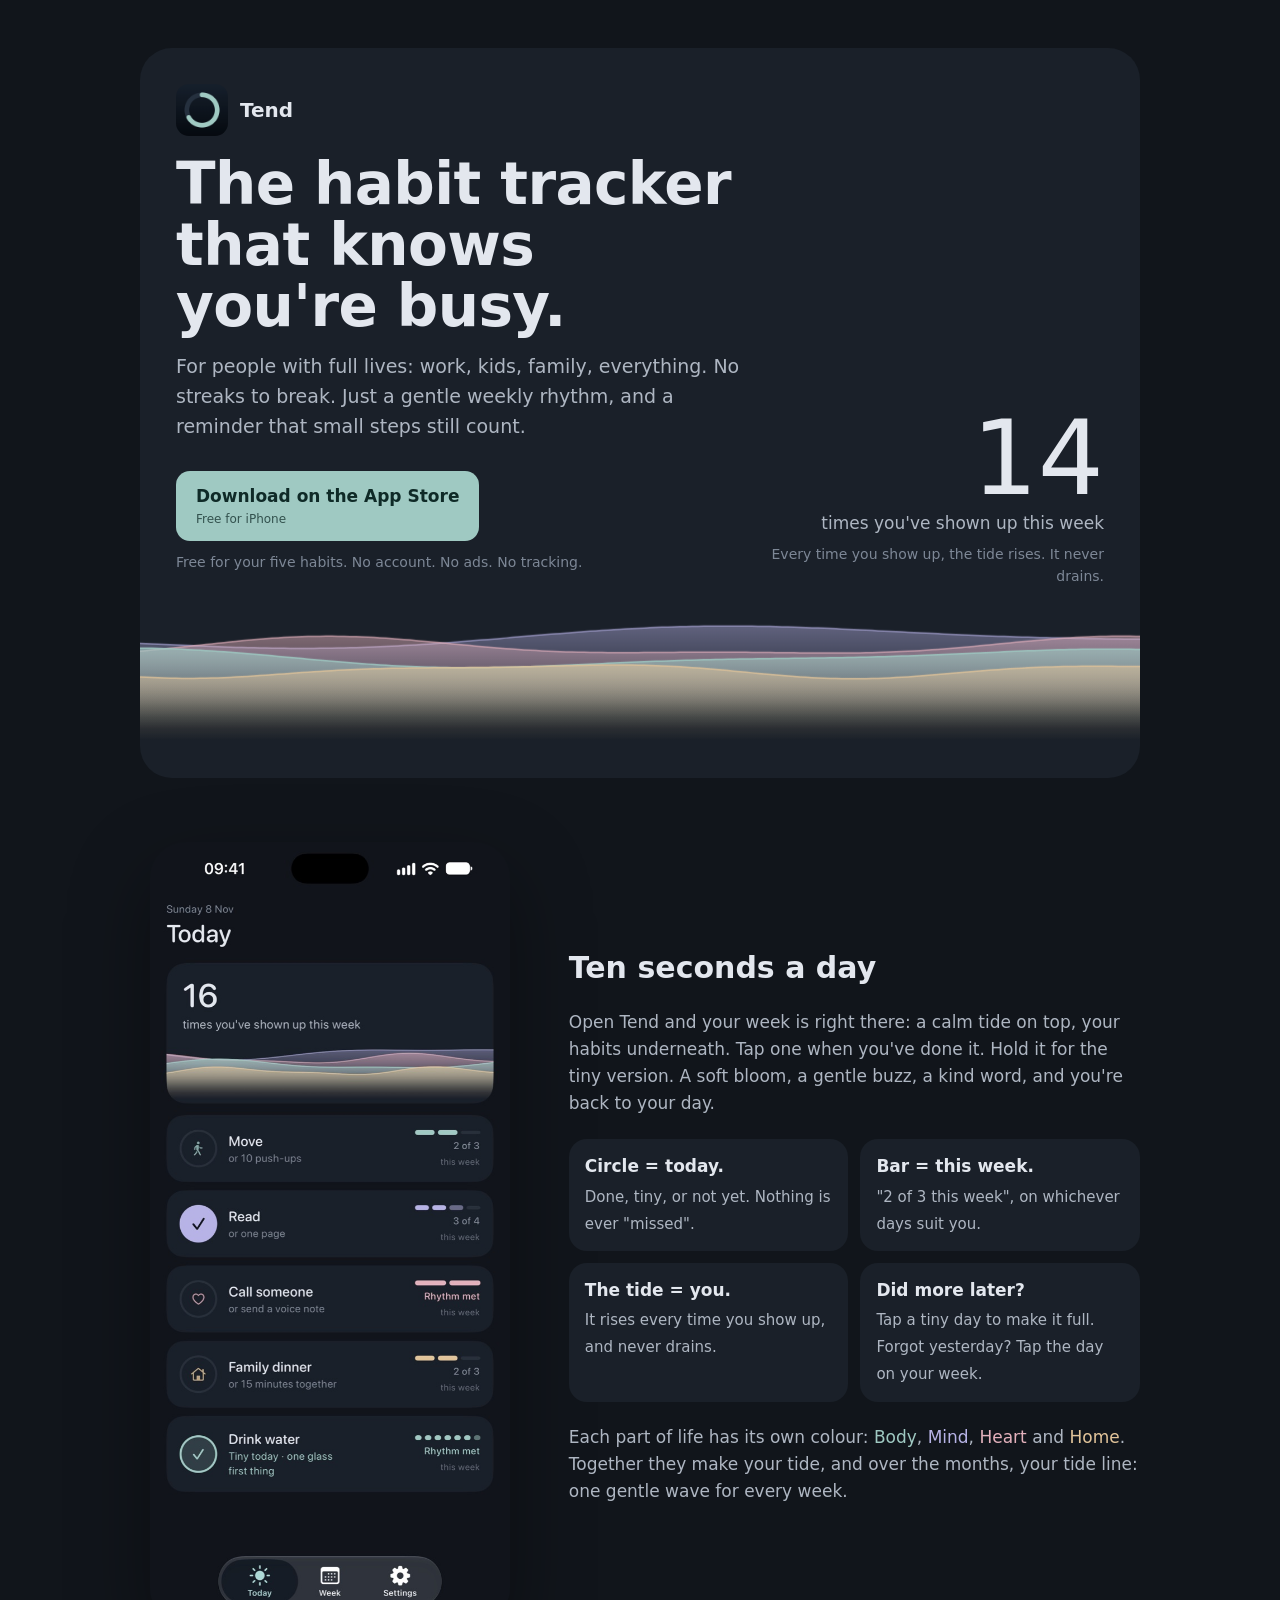
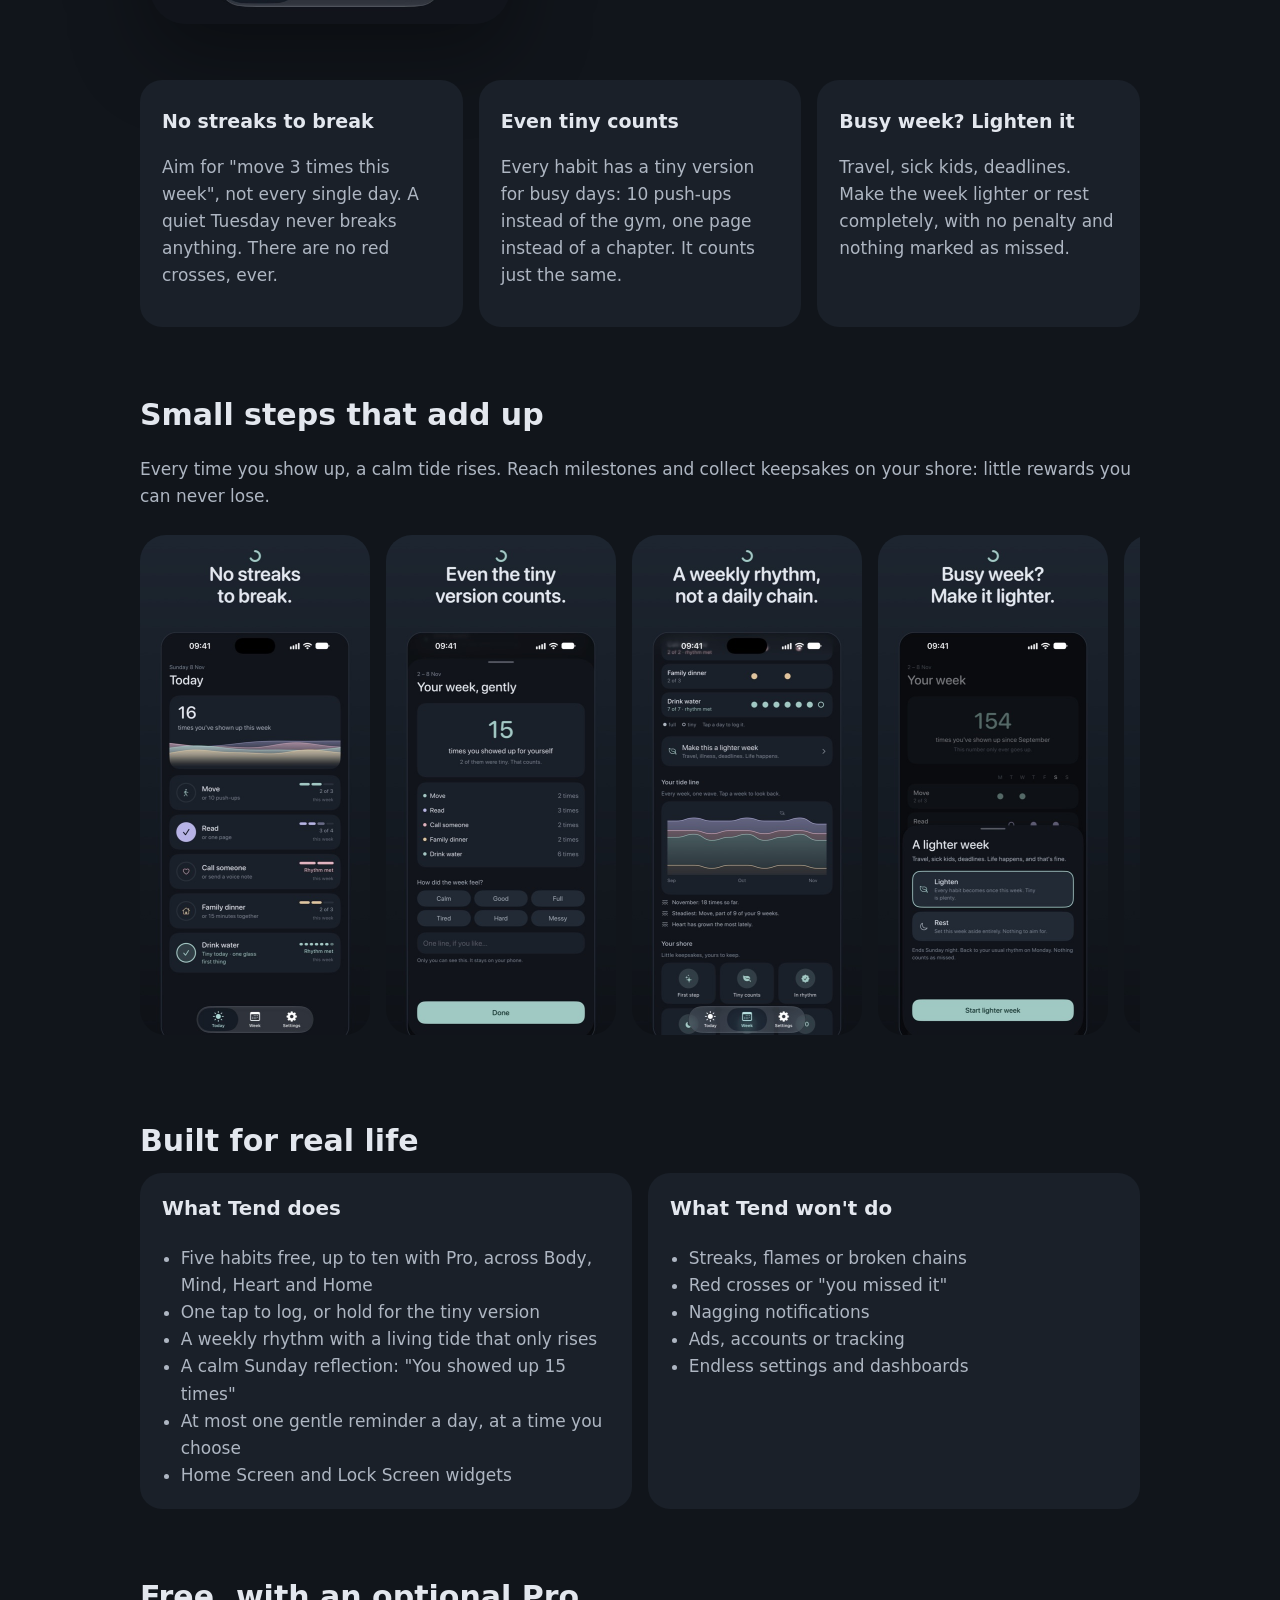
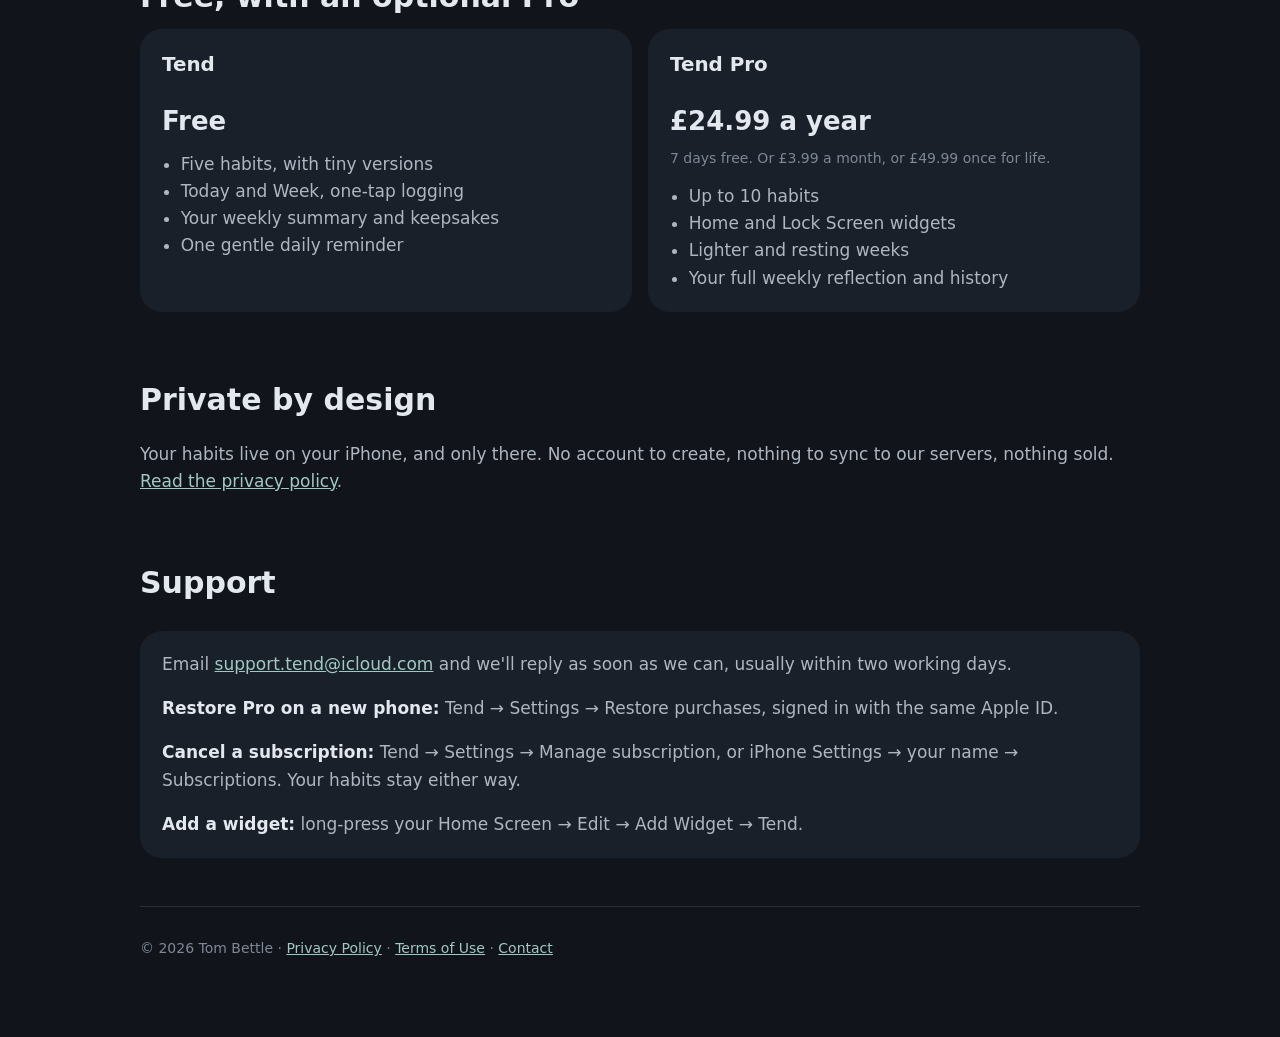
<file: index.html>
<!doctype html>
<html lang="en-GB">
<head>
<meta charset="utf-8">
<meta name="viewport" content="width=device-width, initial-scale=1">
<title>Tend · The calm habit tracker for busy people</title>
<meta name="description" content="Tend is a calm habit tracker for busy lives. Weekly rhythm instead of streaks, tiny versions for busy days, and lighter weeks with no penalty. Free on iPhone.">
<meta property="og:title" content="Tend · The habit tracker that knows you're busy">
<meta property="og:description" content="No streaks to break. A weekly rhythm, tiny versions for busy days, and a tide that rises every time you show up.">
<meta property="og:image" content="https://sitexuk.github.io/tend-site/images/1-today.jpg">
<link rel="icon" href="images/icon.png">
<link rel="apple-touch-icon" href="images/icon.png">
<link rel="stylesheet" href="style.css?v=3">
<style>
  main { max-width: 1040px; }
  .tide { position: relative; background: var(--card); border-radius: 32px; overflow: hidden; margin-top: 8px; }
  .tide canvas { position:absolute; inset:0; width:100%; height:100%; }
  .tide-inner { position: relative; display:grid; grid-template-columns: 1.25fr 0.75fr; gap: 24px; padding: 36px 36px 190px; }
  .tide h1 { font-size: clamp(38px, 5.6vw, 58px); line-height: 1.05; margin: 18px 0 14px; }
  .tide .lead { font-size: 19px; max-width: 30em; }
  .brand { display:flex; align-items:center; gap:12px; font-weight:600; font-size:20px; }
  .appicon { width:52px; height:52px; border-radius:13px; display:block; }
  .tide-count { align-self: end; text-align: right; }
  .tide-count .num { font-size: clamp(64px, 10vw, 104px); font-weight: 500; line-height: 1; color: var(--text); font-variant-numeric: tabular-nums; }
  .tide-count .cap { color: var(--soft); font-size: 17px; }
  .tide-count .sub { color: var(--muted); font-size: 14px; margin-top: 6px; }
  .tide-count canvas.tide-mobile { display: none; position: absolute; inset: 0; width: 100%; height: 100%; }
  .hero { display:grid; grid-template-columns: 0.8fr 1.2fr; gap: 48px; align-items:center; margin-top: 64px; }
  .facts { display:grid; grid-template-columns: 1fr 1fr; gap: 12px; margin: 22px 0; }
  .facts div { background: var(--card); border-radius: 18px; padding: 14px 16px; }
  .facts strong { display:block; margin-bottom: 2px; }
  .facts span { color: var(--soft); font-size: 15px; }
  .badge { display:inline-flex; align-items:center; gap:10px; background: var(--accent); color: var(--on-accent); border-radius: 14px; padding: 12px 20px; font-weight:600; text-decoration:none; margin-top: 10px; }
  .badge small { display:block; font-weight:400; font-size:12px; opacity:.75; }
  .note { font-size:14px; color: var(--muted); margin-top: 10px; }
  .phone { width:100%; max-width:360px; border-radius: 36px; display:block; margin: 0 auto; box-shadow: 0 30px 80px rgba(0,0,0,.35); }
  .pillars { display:grid; grid-template-columns: repeat(3, 1fr); gap:16px; margin: 56px 0 8px; }
  .pillars .card { margin:0; }
  .pillars h3 { margin: 6px 0 6px; font-size: 19px; }
  .shots { display:flex; gap:16px; overflow-x:auto; padding: 8px 2px 18px; scroll-snap-type: x mandatory; }
  .shots img { width: 230px; border-radius: 26px; flex: none; scroll-snap-align: start; }
  .split { display:grid; grid-template-columns: 1fr 1fr; gap: 16px; }
  .split .card { margin: 0; }
  .price { font-size: 26px; font-weight: 600; color: var(--text); margin: 4px 0; }
  ul.clean { padding-left: 1.1em; margin: 8px 0 0; }
  .not { color: var(--muted); }
  h2.section { font-size: 30px; margin-top: 64px; }
  @media (max-width: 760px) {
    .hero, .split, .pillars, .tide-inner, .facts { grid-template-columns: 1fr; }
    /* Phones: the tide card first, then the intro card underneath. */
    .tide { background: transparent; border-radius: 0; overflow: visible; }
    .tide > canvas { display: none; }
    .tide-inner { display: flex; flex-direction: column; gap: 14px; padding: 0; }
    .tide-count { order: -1; position: relative; overflow: hidden; text-align: left; background: var(--card); border-radius: 28px; padding: 26px 22px 196px; }
    .tide-count canvas.tide-mobile { display: block; }
    .tide-count .num, .tide-count .cap, .tide-count .sub { position: relative; }
    .tide-copy { background: var(--card); border-radius: 28px; padding: 24px 22px; }
    .phone { max-width: 280px; }
  }
</style>
</head>
<body>
<main>

  <section class="tide" aria-label="Tend">
    <canvas id="tide" aria-hidden="true"></canvas>
    <div class="tide-inner">
      <div class="tide-copy">
        <div class="brand"><img class="appicon" src="images/icon.png" alt=""> <span>Tend</span></div>
        <h1>The habit tracker that knows you're busy.</h1>
        <p class="lead">For people with full lives: work, kids, family, everything. No streaks to break. Just a gentle weekly rhythm, and a reminder that small steps still count.</p>
        <a class="badge" href="https://apps.apple.com/app/id6831999822"><span>Download on the App Store<small>Free for iPhone</small></span></a>
        <p class="note">Free for your five habits. No account. No ads. No tracking.</p>
      </div>
      <div class="tide-count">
        <canvas class="tide-mobile" aria-hidden="true"></canvas>
        <div class="num" id="count">0</div>
        <div class="cap">times you've shown up this week</div>
        <div class="sub">Every time you show up, the tide rises. It never drains.</div>
      </div>
    </div>
  </section>

  <section class="hero">
    <img class="phone" src="images/today-raw.jpg" alt="Tend's Today screen: five habits under a gently rising tide">
    <div>
      <h2 class="section" style="margin-top:0">Ten seconds a day</h2>
      <p>Open Tend and your week is right there: a calm tide on top, your habits underneath. Tap one when you've done it. Hold it for the tiny version. A soft bloom, a gentle buzz, a kind word, and you're back to your day.</p>
      <div class="facts">
        <div><strong>Circle = today.</strong> <span>Done, tiny, or not yet. Nothing is ever "missed".</span></div>
        <div><strong>Bar = this week.</strong> <span>"2 of 3 this week", on whichever days suit you.</span></div>
        <div><strong>The tide = you.</strong> <span>It rises every time you show up, and never drains.</span></div>
        <div><strong>Did more later?</strong> <span>Tap a tiny day to make it full. Forgot yesterday? Tap the day on your week.</span></div>
      </div>
      <p>Each part of life has its own colour: <span style="color:var(--body)">Body</span>, <span style="color:var(--mind)">Mind</span>, <span style="color:var(--heart)">Heart</span> and <span style="color:var(--home)">Home</span>. Together they make your tide, and over the months, your tide line: one gentle wave for every week.</p>
    </div>
  </section>

  <section class="pillars">
    <div class="card">
      <h3>No streaks to break</h3>
      <p>Aim for "move 3 times this week", not every single day. A quiet Tuesday never breaks anything. There are no red crosses, ever.</p>
    </div>
    <div class="card">
      <h3>Even tiny counts</h3>
      <p>Every habit has a tiny version for busy days: 10 push-ups instead of the gym, one page instead of a chapter. It counts just the same.</p>
    </div>
    <div class="card">
      <h3>Busy week? Lighten it</h3>
      <p>Travel, sick kids, deadlines. Make the week lighter or rest completely, with no penalty and nothing marked as missed.</p>
    </div>
  </section>

  <h2 class="section">Small steps that add up</h2>
  <p>Every time you show up, a calm tide rises. Reach milestones and collect keepsakes on your shore: little rewards you can never lose.</p>
  <div class="shots" aria-label="Screenshots">
    <img src="images/1-today.jpg" alt="Today screen">
    <img src="images/2-reflection.jpg" alt="Weekly reflection: 15 times you showed up for yourself">
    <img src="images/3-week.jpg" alt="Week screen with lifetime count">
    <img src="images/4-lighter.jpg" alt="Lighter week options">
    <img src="images/5-widget.jpg" alt="Home Screen widget">
  </div>

  <h2 class="section">Built for real life</h2>
  <div class="split">
    <div class="card">
      <h3 style="margin-top:0">What Tend does</h3>
      <ul class="clean">
        <li>Five habits free, up to ten with Pro, across Body, Mind, Heart and Home</li>
        <li>One tap to log, or hold for the tiny version</li>
        <li>A weekly rhythm with a living tide that only rises</li>
        <li>A calm Sunday reflection: "You showed up 15 times"</li>
        <li>At most one gentle reminder a day, at a time you choose</li>
        <li>Home Screen and Lock Screen widgets</li>
      </ul>
    </div>
    <div class="card">
      <h3 style="margin-top:0">What Tend won't do</h3>
      <ul class="clean not">
        <li>Streaks, flames or broken chains</li>
        <li>Red crosses or "you missed it"</li>
        <li>Nagging notifications</li>
        <li>Ads, accounts or tracking</li>
        <li>Endless settings and dashboards</li>
      </ul>
    </div>
  </div>

  <h2 class="section" id="pricing">Free, with an optional Pro</h2>
  <div class="split">
    <div class="card">
      <h3 style="margin-top:0">Tend</h3>
      <p class="price">Free</p>
      <ul class="clean">
        <li>Five habits, with tiny versions</li>
        <li>Today and Week, one-tap logging</li>
        <li>Your weekly summary and keepsakes</li>
        <li>One gentle daily reminder</li>
      </ul>
    </div>
    <div class="card">
      <h3 style="margin-top:0">Tend Pro</h3>
      <p class="price">£24.99 a year</p>
      <p class="small" style="margin-top:0">7 days free. Or £3.99 a month, or £49.99 once for life.</p>
      <ul class="clean">
        <li>Up to 10 habits</li>
        <li>Home and Lock Screen widgets</li>
        <li>Lighter and resting weeks</li>
        <li>Your full weekly reflection and history</li>
      </ul>
    </div>
  </div>

  <h2 class="section" id="download">Private by design</h2>
  <p>Your habits live on your iPhone, and only there. No account to create, nothing to sync to our servers, nothing sold. <a href="privacy/">Read the privacy policy</a>.</p>

  <h2 class="section" id="support">Support</h2>
  <div class="card">
    <p style="margin-top:0">Email <a href="mailto:support.tend@icloud.com">support.tend@icloud.com</a> and we'll reply as soon as we can, usually within two working days.</p>
    <p><strong>Restore Pro on a new phone:</strong> Tend → Settings → Restore purchases, signed in with the same Apple ID.</p>
    <p><strong>Cancel a subscription:</strong> Tend → Settings → Manage subscription, or iPhone Settings → your name → Subscriptions. Your habits stay either way.</p>
    <p style="margin-bottom:0"><strong>Add a widget:</strong> long-press your Home Screen → Edit → Add Widget → Tend.</p>
  </div>

  <footer>
    <p class="small">© 2026 Tom Bettle · <a href="privacy/">Privacy Policy</a> · <a href="https://www.apple.com/legal/internet-services/itunes/dev/stdeula/">Terms of Use</a> · <a href="mailto:support.tend@icloud.com">Contact</a></p>
  </footer>
</main>
<script>
// The tide: four ribbons in the life-area colours, glassy crests, rising as the count goes up.
(() => {
  const canvases = [document.getElementById('tide'), document.querySelector('.tide-mobile')];
  const countEl = document.getElementById('count');
  const still = matchMedia('(prefers-reduced-motion: reduce)').matches;
  const layers = [
    { c: [183,179,230], o: .20, a: 9, f: 1.7, s: .55, p: 0.0, d: -18 },
    { c: [227,177,188], o: .22, a: 8, f: 2.6, s: .83, p: 1.3, d: -8 },
    { c: [159,201,194], o: .30, a: 8, f: 2.1, s: 1.21, p: 2.6, d: 3 },
    { c: [226,196,154], o: .26, a: 6, f: 3.1, s: 1.47, p: 4.0, d: 15 },
  ];
  const target = 15; let shown = still ? target : 0, level = still ? 1 : 0, start = performance.now();
  let canvas, ctx;
  function size() {
    canvas = canvases.find(c => getComputedStyle(c).display !== 'none') || canvases[0];
    ctx = canvas.getContext('2d');
    const r = canvas.getBoundingClientRect(), k = devicePixelRatio || 1;
    canvas.width = r.width * k; canvas.height = r.height * k; ctx.setTransform(k, 0, 0, k, 0, 0);
  }
  addEventListener('resize', size); size();
  function frame(now) {
    const t = now / 1000, w = canvas.clientWidth, h = canvas.clientHeight;
    if (!still) {
      const p = Math.min((now - start) / 3200, 1), e = 1 - Math.pow(1 - p, 3);
      level = e; const n = Math.round(target * e);
      if (n !== shown) { shown = n; countEl.textContent = n; }
    }
    ctx.clearRect(0, 0, w, h);
    for (const L of layers) {
      const top = h - (56 + 74 * level) + L.d, crest = [];
      ctx.beginPath(); ctx.moveTo(0, h);
      for (let x = 0; x <= w + 6; x += 6) {
        const u = x / w * Math.PI;
        const y = top + Math.sin(u * L.f + t * L.s + L.p) * L.a + Math.sin(u * L.f * 1.9 - t * L.s * .6 + L.p * 2.3) * L.a * .4;
        ctx.lineTo(x, y); crest.push([x, y]);
      }
      ctx.lineTo(w, h); ctx.closePath();
      const g = ctx.createLinearGradient(0, top - L.a, 0, top + 70);
      g.addColorStop(0, `rgba(${L.c},${Math.min(L.o * 2.2, 1)})`); g.addColorStop(1, `rgba(${L.c},0)`);
      ctx.fillStyle = g; ctx.fill();
      ctx.beginPath(); crest.forEach(([x, y], i) => i ? ctx.lineTo(x, y) : ctx.moveTo(x, y));
      ctx.strokeStyle = `rgba(${L.c},${Math.min(L.o * 3, .85)})`; ctx.lineWidth = 1.5; ctx.stroke();
    }
    if (!still) requestAnimationFrame(frame);
  }
  countEl.textContent = shown; requestAnimationFrame(frame);
})();
</script>
</body>
</html>
</file>
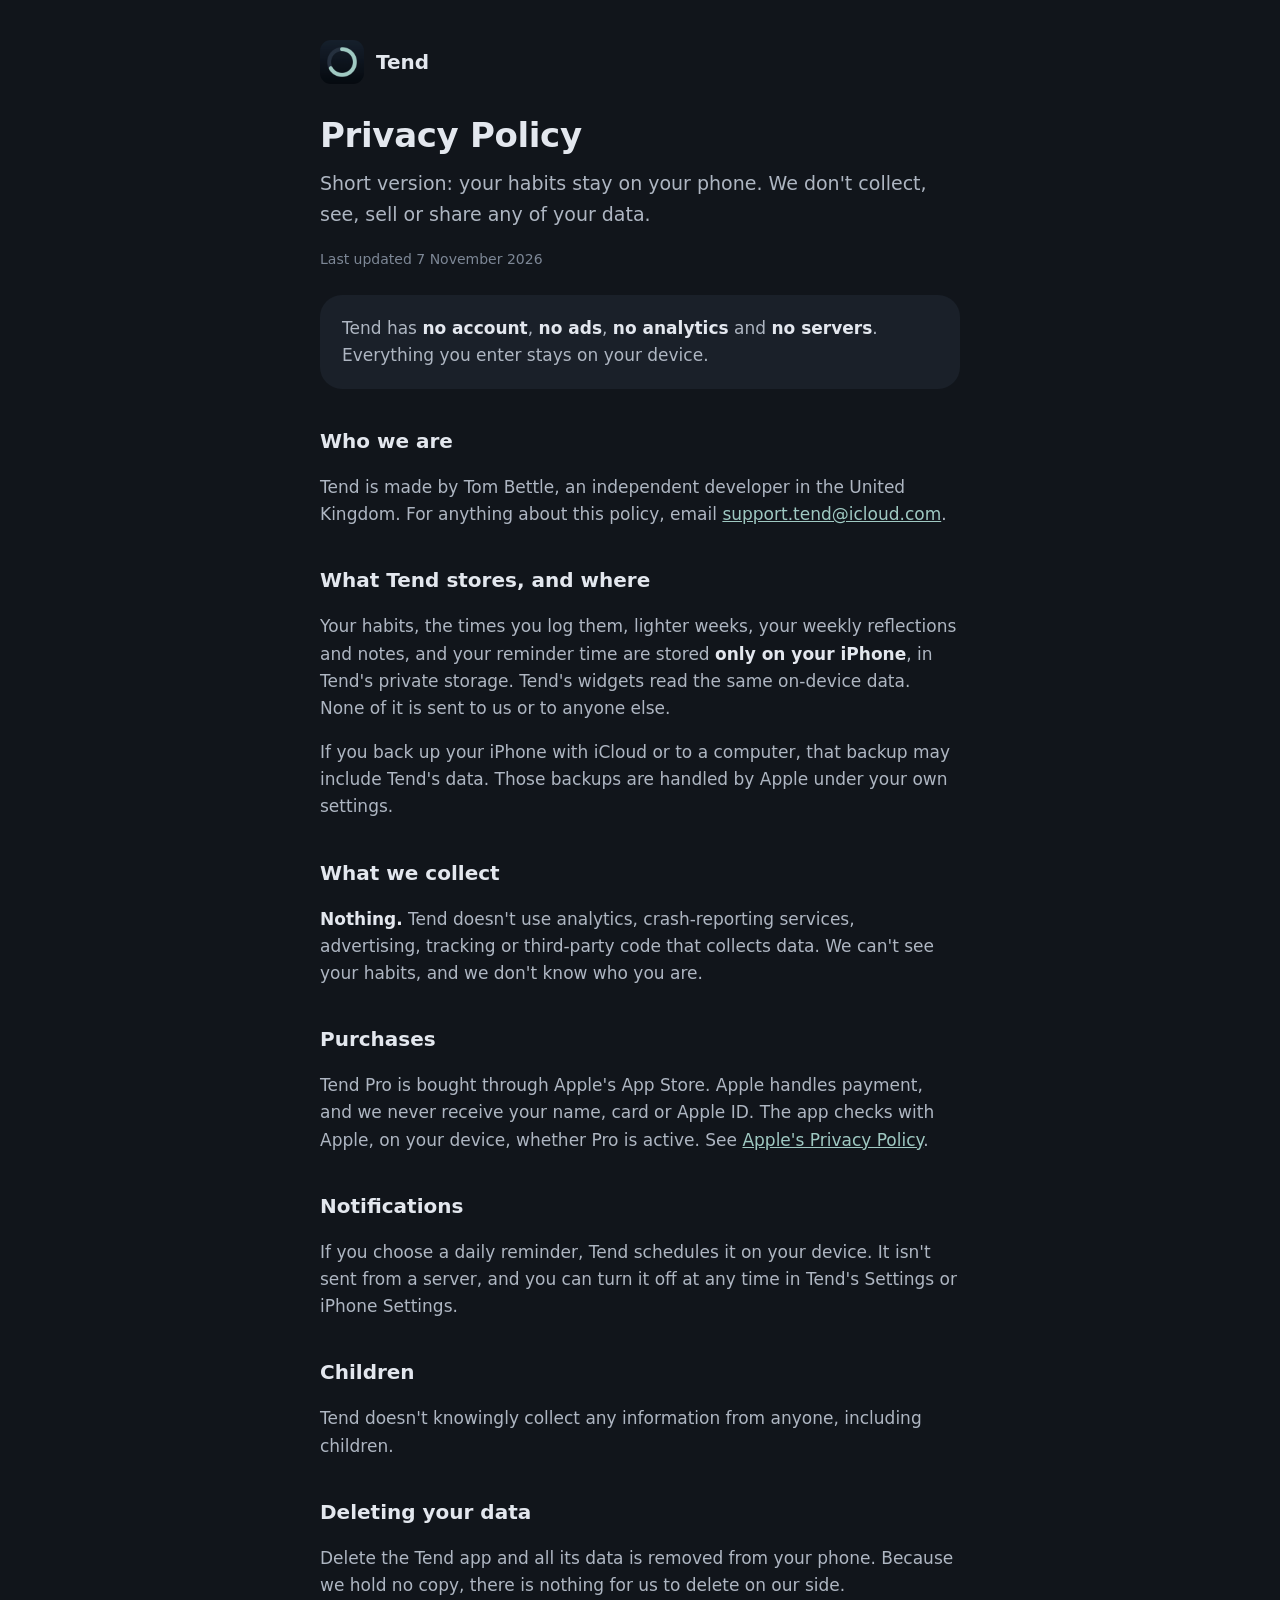
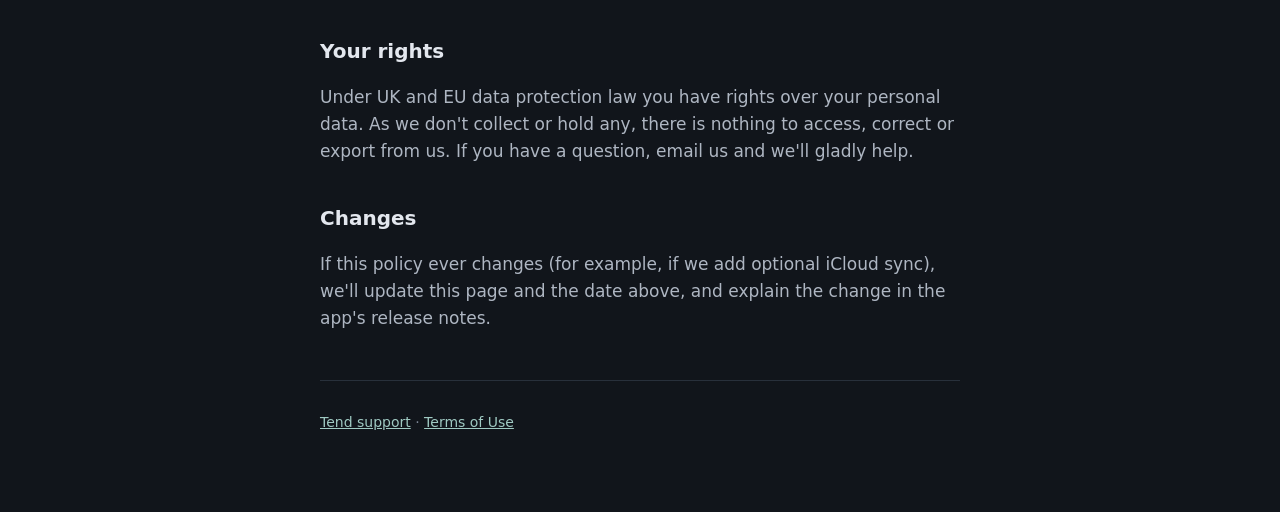
<file: privacy/index.html>
<!doctype html>
<html lang="en-GB">
<head>
<meta charset="utf-8">
<meta name="viewport" content="width=device-width, initial-scale=1">
<title>Tend · Privacy Policy</title>
<meta name="description" content="Tend's privacy policy: your habits stay on your phone.">
<link rel="icon" href="../images/icon.png">
<link rel="stylesheet" href="../style.css?v=2">
</head>
<body>
<main>
  <a href="../" style="display:inline-flex;align-items:center;gap:12px;text-decoration:none;color:var(--text);font-weight:600;font-size:20px;margin-bottom:24px">
    <img src="../images/icon.png" alt="" style="width:44px;height:44px;border-radius:11px"> Tend
  </a>
  <h1>Privacy Policy</h1>
  <p class="lead">Short version: your habits stay on your phone. We don't collect, see, sell or share any of your data.</p>
  <p class="small">Last updated 7 November 2026</p>

  <div class="card">
    <p style="margin:0">Tend has <strong>no account</strong>, <strong>no ads</strong>, <strong>no analytics</strong> and <strong>no servers</strong>. Everything you enter stays on your device.</p>
  </div>

  <h2>Who we are</h2>
  <p>Tend is made by Tom Bettle, an independent developer in the United Kingdom. For anything about this policy, email <a href="mailto:support.tend@icloud.com">support.tend@icloud.com</a>.</p>

  <h2>What Tend stores, and where</h2>
  <p>Your habits, the times you log them, lighter weeks, your weekly reflections and notes, and your reminder time are stored <strong>only on your iPhone</strong>, in Tend's private storage. Tend's widgets read the same on-device data. None of it is sent to us or to anyone else.</p>
  <p>If you back up your iPhone with iCloud or to a computer, that backup may include Tend's data. Those backups are handled by Apple under your own settings.</p>

  <h2>What we collect</h2>
  <p><strong>Nothing.</strong> Tend doesn't use analytics, crash-reporting services, advertising, tracking or third-party code that collects data. We can't see your habits, and we don't know who you are.</p>

  <h2>Purchases</h2>
  <p>Tend Pro is bought through Apple's App Store. Apple handles payment, and we never receive your name, card or Apple ID. The app checks with Apple, on your device, whether Pro is active. See <a href="https://www.apple.com/legal/privacy/">Apple's Privacy Policy</a>.</p>

  <h2>Notifications</h2>
  <p>If you choose a daily reminder, Tend schedules it on your device. It isn't sent from a server, and you can turn it off at any time in Tend's Settings or iPhone Settings.</p>

  <h2>Children</h2>
  <p>Tend doesn't knowingly collect any information from anyone, including children.</p>

  <h2>Deleting your data</h2>
  <p>Delete the Tend app and all its data is removed from your phone. Because we hold no copy, there is nothing for us to delete on our side.</p>

  <h2>Your rights</h2>
  <p>Under UK and EU data protection law you have rights over your personal data. As we don't collect or hold any, there is nothing to access, correct or export from us. If you have a question, email us and we'll gladly help.</p>

  <h2>Changes</h2>
  <p>If this policy ever changes (for example, if we add optional iCloud sync), we'll update this page and the date above, and explain the change in the app's release notes.</p>

  <footer>
    <p class="small"><a href="../">Tend support</a> · <a href="https://www.apple.com/legal/internet-services/itunes/dev/stdeula/">Terms of Use</a></p>
  </footer>
</main>
</body>
</html>
</file>
<file: style.css>
/* Tide palette, matching the app (dark first). */
:root { --bg:#11151B; --card:#1A2029; --raised:#222A35; --text:#E3E7EE; --soft:#AEB6C2; --muted:#7D8796; --accent:#9FC9C2; --on-accent:#0F2A27; --line:#28303B;
        --body:#9FC9C2; --mind:#B7B3E6; --heart:#E3B1BC; --home:#E2C49A; color-scheme: dark; }
* { box-sizing: border-box; }
body { margin:0; background:var(--bg); color:var(--text); font: 17px/1.6 ui-rounded, "SF Pro Rounded", -apple-system, system-ui, sans-serif; }
main { max-width: 680px; margin: 0 auto; padding: 40px 20px 64px; }
.mark { width:44px; height:44px; border-radius:50%; border:6px solid var(--line); border-top-color:var(--accent); border-right-color:var(--accent); transform: rotate(20deg); margin-bottom:20px; }
h1 { font-size: 34px; font-weight: 600; margin: 0 0 6px; letter-spacing:-0.01em; }
h2 { font-size: 20px; font-weight: 600; margin: 36px 0 8px; }
h3 { color: var(--text); }
p, li { color: var(--soft); }
strong { color: var(--text); }
.lead { font-size: 19px; color: var(--soft); margin-top: 0; }
.card { background: var(--card); border-radius: 22px; padding: 20px 22px; margin: 24px 0; }
a { color: var(--accent); }
.small { font-size: 14px; color: var(--muted); }
footer { margin-top: 48px; border-top: 1px solid var(--line); padding-top: 16px; }
</file>
